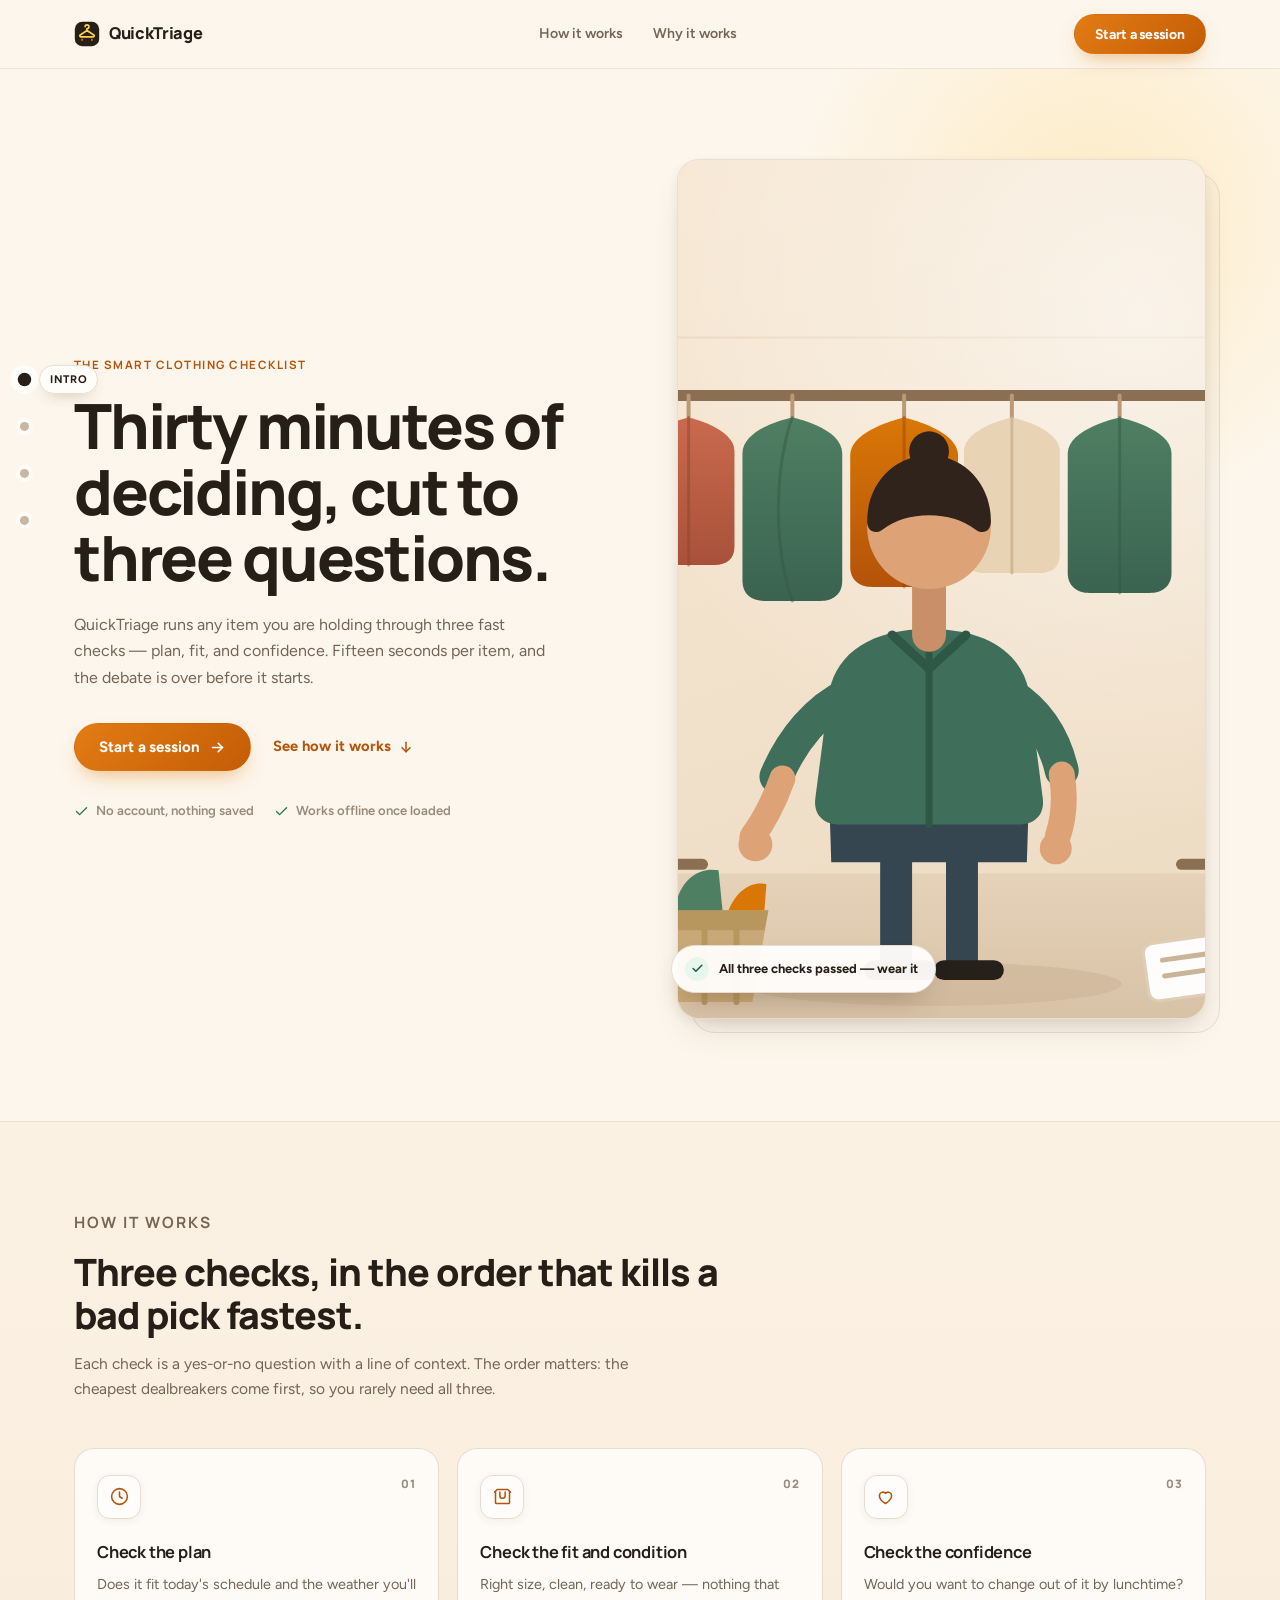
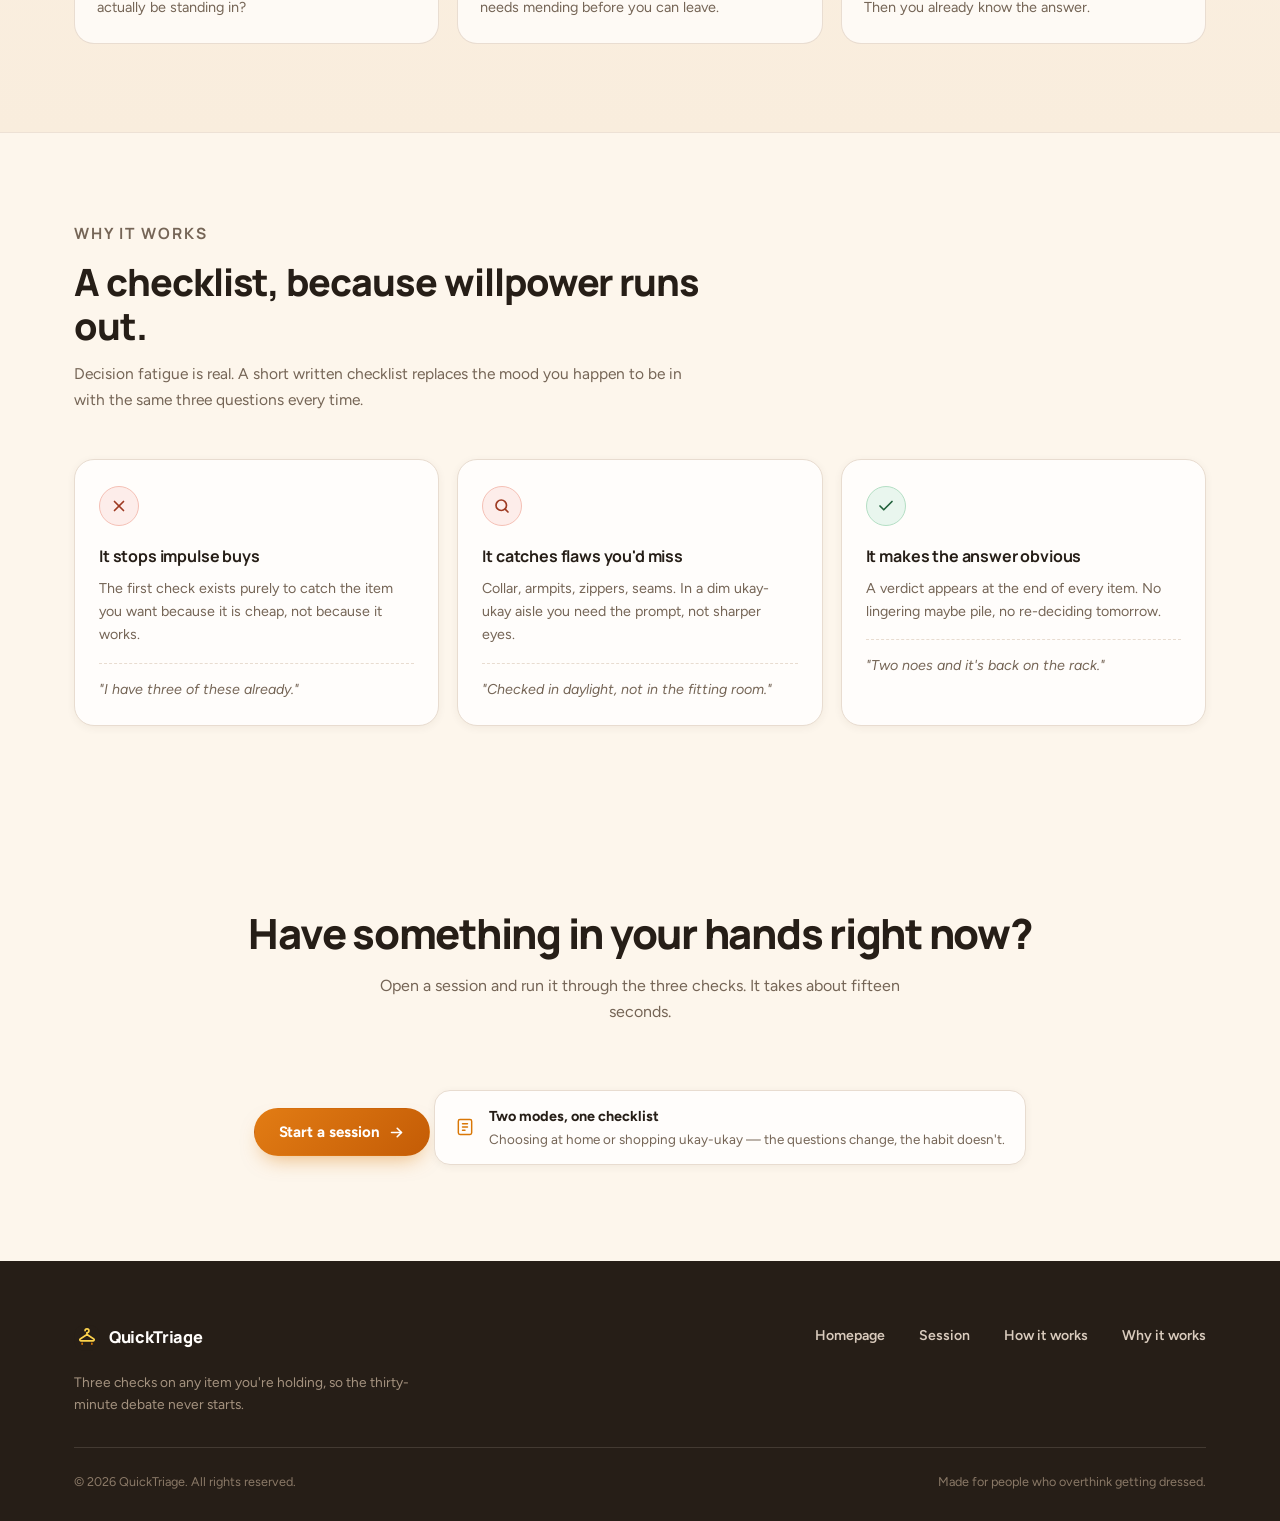
<file: index.html>
<!DOCTYPE html>
<html lang="en">
<head>
  <meta charset="UTF-8">
  <meta name="viewport" content="width=device-width, initial-scale=1">
  <title>QuickTriage — Thirty minutes of deciding, cut to three questions</title>
  <meta name="description" content="QuickTriage runs any clothing item through three quick checks — plan, fit, and confidence — so you stop debating and start deciding. Built for choosing at home and shopping ukay-ukay.">
  <meta name="theme-color" content="#fdf6ec">

  <!-- Open Graph / social preview (edit these when you deploy) -->
  <meta property="og:title" content="QuickTriage — Three checks. One clear decision.">
  <meta property="og:description" content="Stop the thirty-minute wardrobe debate. Three quick checks on any item you're holding.">
  <meta property="og:type" content="website">

  <link rel="preconnect" href="https://fonts.googleapis.com">
  <link rel="preconnect" href="https://fonts.gstatic.com" crossorigin>
  <link href="https://fonts.googleapis.com/css2?family=Figtree:wght@400;600;700&family=Manrope:wght@700;800&display=swap" rel="stylesheet">

  <link rel="stylesheet" href="assets/css/styles.css">
  <link rel="stylesheet" href="assets/css/home.css">
</head>
<body class="qt-home">

  <a class="qt-skip-link" href="#main">Skip to content</a>

  <!-- ================= HEADER ================= -->
  <header class="qt-header">
    <div class="qt-container qt-header-inner">
      <a class="qt-logo" href="index.html" aria-label="QuickTriage home">
        <!-- Logo mark: a hanger inside a rounded square -->
        <svg viewBox="0 0 32 32" role="img" aria-hidden="true" focusable="false">
          <rect x="1" y="1" width="30" height="30" rx="9" fill="#261e17"/>
          <path d="M16 9.5a2.4 2.4 0 1 0-2.4-2.4" fill="none" stroke="#fcd34d" stroke-width="2" stroke-linecap="round"/>
          <path d="M16 9.5v2.2" fill="none" stroke="#fcd34d" stroke-width="2" stroke-linecap="round"/>
          <path d="M16 11.7 7.6 17.2c-1 .7-.5 2.3.7 2.3h15.4c1.2 0 1.7-1.6.7-2.3L16 11.7Z"
                fill="none" stroke="#fcd34d" stroke-width="2" stroke-linejoin="round"/>
          <path d="M10 22.5v1.2M22 22.5v1.2" fill="none" stroke="#d97706" stroke-width="2" stroke-linecap="round"/>
        </svg>
        <span>QuickTriage</span>
      </a>

      <nav class="qt-nav" aria-label="Main">
        <a href="#how-it-works">How it works</a>
        <a href="#why-it-works">Why it works</a>
      </nav>

      <a class="qt-btn qt-btn--primary qt-btn--sm" href="session.html">Start a session</a>
    </div>
  </header>

  <main id="main">

    <!-- ================= HERO ================= -->
    <section class="qt-hero" id="intro">
      <div class="qt-container qt-hero-grid">

        <div class="qt-hero-copy">
          <p class="qt-kicker">The smart clothing checklist</p>
          <h1>Thirty minutes of deciding, cut to three questions.</h1>
          <p class="qt-hero-lede">
            QuickTriage runs any item you are holding through three fast checks — plan, fit,
            and confidence. Fifteen seconds per item, and the debate is over before it starts.
          </p>

          <div class="qt-hero-actions">
            <a class="qt-btn qt-btn--primary" href="session.html">
              Start a session
              <svg class="qt-icon" viewBox="0 0 24 24" aria-hidden="true" focusable="false"><path d="M5 12h14"/><path d="m13 6 6 6-6 6"/></svg>
            </a>
            <a class="qt-textlink" href="#how-it-works">
              See how it works
              <svg class="qt-icon" viewBox="0 0 24 24" aria-hidden="true" focusable="false"><path d="M12 5v14"/><path d="m6 13 6 6 6-6"/></svg>
            </a>
          </div>

          <ul class="qt-hero-meta">
            <li>
              <svg class="qt-icon" viewBox="0 0 24 24" aria-hidden="true" focusable="false"><path d="M20 6 9 17l-5-5"/></svg>
              No account, nothing saved
            </li>
            <li>
              <svg class="qt-icon" viewBox="0 0 24 24" aria-hidden="true" focusable="false"><path d="M20 6 9 17l-5-5"/></svg>
              Works offline once loaded
            </li>
          </ul>
        </div>

        <figure class="qt-hero-figure">
          <!--
            HERO PHOTO
            Replace this src with your own image, e.g.:
              <img src="assets/img/ukay-ukay.jpg" alt="..." width="900" height="990">
            Keep the aspect ratio close to 900:860 or the frame will crop oddly.
          -->
          <img class="qt-hero-img"
               src="assets/img/hero-placeholder.svg"
               alt="Illustration placeholder: a person browsing a rack of secondhand clothes"
               width="900" height="860" decoding="async">

          <span class="qt-hero-chip">
            <span class="qt-chip-dot">
              <svg class="qt-icon" viewBox="0 0 24 24" aria-hidden="true" focusable="false"><path d="M20 6 9 17l-5-5"/></svg>
            </span>
            All three checks passed — wear it
          </span>
        </figure>

      </div>
    </section>

    <!-- ================= HOW IT WORKS ================= -->
    <section class="qt-band qt-band--sand" id="how-it-works">
      <div class="qt-container">
        <div class="qt-section-head">
          <p class="qt-kicker">How it works</p>
          <h2>Three checks, in the order that kills a bad pick fastest.</h2>
          <p>
            Each check is a yes-or-no question with a line of context. The order matters:
            the cheapest dealbreakers come first, so you rarely need all three.
          </p>
        </div>

        <div class="qt-steps">

          <article class="qt-step">
            <span class="qt-step-num">01</span>
            <span class="qt-step-icon">
              <svg class="qt-icon" viewBox="0 0 24 24" aria-hidden="true" focusable="false">
                <circle cx="12" cy="12" r="9"/>
                <path d="M12 7v5l3 2"/>
              </svg>
            </span>
            <h3>Check the plan</h3>
            <p>Does it fit today's schedule and the weather you'll actually be standing in?</p>
          </article>

          <article class="qt-step">
            <span class="qt-step-num">02</span>
            <span class="qt-step-icon">
              <svg class="qt-icon" viewBox="0 0 24 24" aria-hidden="true" focusable="false">
                <path d="M3 7l3-3h12l3 3"/>
                <path d="M4 7v12a1 1 0 0 0 1 1h14a1 1 0 0 0 1-1V7"/>
                <path d="M9 7v4a3 3 0 0 0 6 0V7"/>
              </svg>
            </span>
            <h3>Check the fit and condition</h3>
            <p>Right size, clean, ready to wear — nothing that needs mending before you can leave.</p>
          </article>

          <article class="qt-step">
            <span class="qt-step-num">03</span>
            <span class="qt-step-icon">
              <svg class="qt-icon" viewBox="0 0 24 24" aria-hidden="true" focusable="false">
                <path d="M12 20s-7-4.35-7-9a4 4 0 0 1 7-2.6A4 4 0 0 1 19 11c0 4.65-7 9-7 9Z"/>
              </svg>
            </span>
            <h3>Check the confidence</h3>
            <p>Would you want to change out of it by lunchtime? Then you already know the answer.</p>
          </article>

        </div>
      </div>
    </section>

    <!-- ================= WHY IT WORKS ================= -->
    <section class="qt-band" id="why-it-works">
      <div class="qt-container">
        <div class="qt-section-head">
          <p class="qt-kicker">Why it works</p>
          <h2>A checklist, because willpower runs out.</h2>
          <p>
            Decision fatigue is real. A short written checklist replaces the mood you happen to be in
            with the same three questions every time.
          </p>
        </div>

        <div class="qt-checklist">

          <article class="qt-check-card">
            <span class="qt-check-icon">
              <svg class="qt-icon" viewBox="0 0 24 24" aria-hidden="true" focusable="false"><path d="M18 6 6 18"/><path d="m6 6 12 12"/></svg>
            </span>
            <h3>It stops impulse buys</h3>
            <p>The first check exists purely to catch the item you want because it is cheap, not because it works.</p>
            <p class="qt-check-quote">"I have three of these already."</p>
          </article>

          <article class="qt-check-card">
            <span class="qt-check-icon">
              <svg class="qt-icon" viewBox="0 0 24 24" aria-hidden="true" focusable="false"><circle cx="11" cy="11" r="7"/><path d="m20 20-3.5-3.5"/></svg>
            </span>
            <h3>It catches flaws you'd miss</h3>
            <p>Collar, armpits, zippers, seams. In a dim ukay-ukay aisle you need the prompt, not sharper eyes.</p>
            <p class="qt-check-quote">"Checked in daylight, not in the fitting room."</p>
          </article>

          <article class="qt-check-card">
            <span class="qt-check-icon qt-check-icon--pass">
              <svg class="qt-icon" viewBox="0 0 24 24" aria-hidden="true" focusable="false"><path d="M20 6 9 17l-5-5"/></svg>
            </span>
            <h3>It makes the answer obvious</h3>
            <p>A verdict appears at the end of every item. No lingering maybe pile, no re-deciding tomorrow.</p>
            <p class="qt-check-quote">"Two noes and it's back on the rack."</p>
          </article>

        </div>
      </div>
    </section>

    <!-- ================= CLOSING CTA ================= -->
    <section class="qt-cta" id="start-a-session">
      <div class="qt-container">
        <h2>Have something in your hands right now?</h2>
        <p>Open a session and run it through the three checks. It takes about fifteen seconds.</p>
        <a class="qt-btn qt-btn--primary" href="session.html">
          Start a session
          <svg class="qt-icon" viewBox="0 0 24 24" aria-hidden="true" focusable="false"><path d="M5 12h14"/><path d="m13 6 6 6-6 6"/></svg>
        </a>

        <div class="qt-cta-app">
          <svg class="qt-icon" viewBox="0 0 24 24" aria-hidden="true" focusable="false">
            <rect x="4" y="3" width="16" height="18" rx="2"/>
            <path d="M9 8h6M9 12h6M9 16h3"/>
          </svg>
          <span>
            <strong>Two modes, one checklist</strong>
            Choosing at home or shopping ukay-ukay — the questions change, the habit doesn't.
          </span>
        </div>
      </div>
    </section>

  </main>

  <!-- ================= FOOTER ================= -->
  <footer class="qt-footer">
    <div class="qt-container">
      <div class="qt-footer-top">
        <div>
          <a class="qt-logo" href="index.html" aria-label="QuickTriage home">
            <svg viewBox="0 0 32 32" role="img" aria-hidden="true" focusable="false">
              <rect x="1" y="1" width="30" height="30" rx="9" fill="#261e17"/>
              <path d="M16 9.5a2.4 2.4 0 1 0-2.4-2.4" fill="none" stroke="#fcd34d" stroke-width="2" stroke-linecap="round"/>
              <path d="M16 9.5v2.2" fill="none" stroke="#fcd34d" stroke-width="2" stroke-linecap="round"/>
              <path d="M16 11.7 7.6 17.2c-1 .7-.5 2.3.7 2.3h15.4c1.2 0 1.7-1.6.7-2.3L16 11.7Z"
                    fill="none" stroke="#fcd34d" stroke-width="2" stroke-linejoin="round"/>
              <path d="M10 22.5v1.2M22 22.5v1.2" fill="none" stroke="#d97706" stroke-width="2" stroke-linecap="round"/>
            </svg>
            <span>QuickTriage</span>
          </a>
          <p class="qt-footer-blurb">
            Three checks on any item you're holding, so the thirty-minute debate never starts.
          </p>
        </div>

        <nav class="qt-footer-links" aria-label="Footer">
          <a href="index.html">Homepage</a>
          <a href="session.html">Session</a>
          <a href="#how-it-works">How it works</a>
          <a href="#why-it-works">Why it works</a>
        </nav>
      </div>

      <div class="qt-footer-bottom">
        <span>&copy; <span id="qt-year">2026</span> QuickTriage. All rights reserved.</span>
        <span>Made for people who overthink getting dressed.</span>
      </div>
    </div>
  </footer>

  <!-- Section rail (desktop). Populated by home.js from the list below. -->
  <nav id="qt-rail" aria-label="Section navigation"></nav>

  <script src="assets/js/home.js"></script>
</body>
</html>
</file>
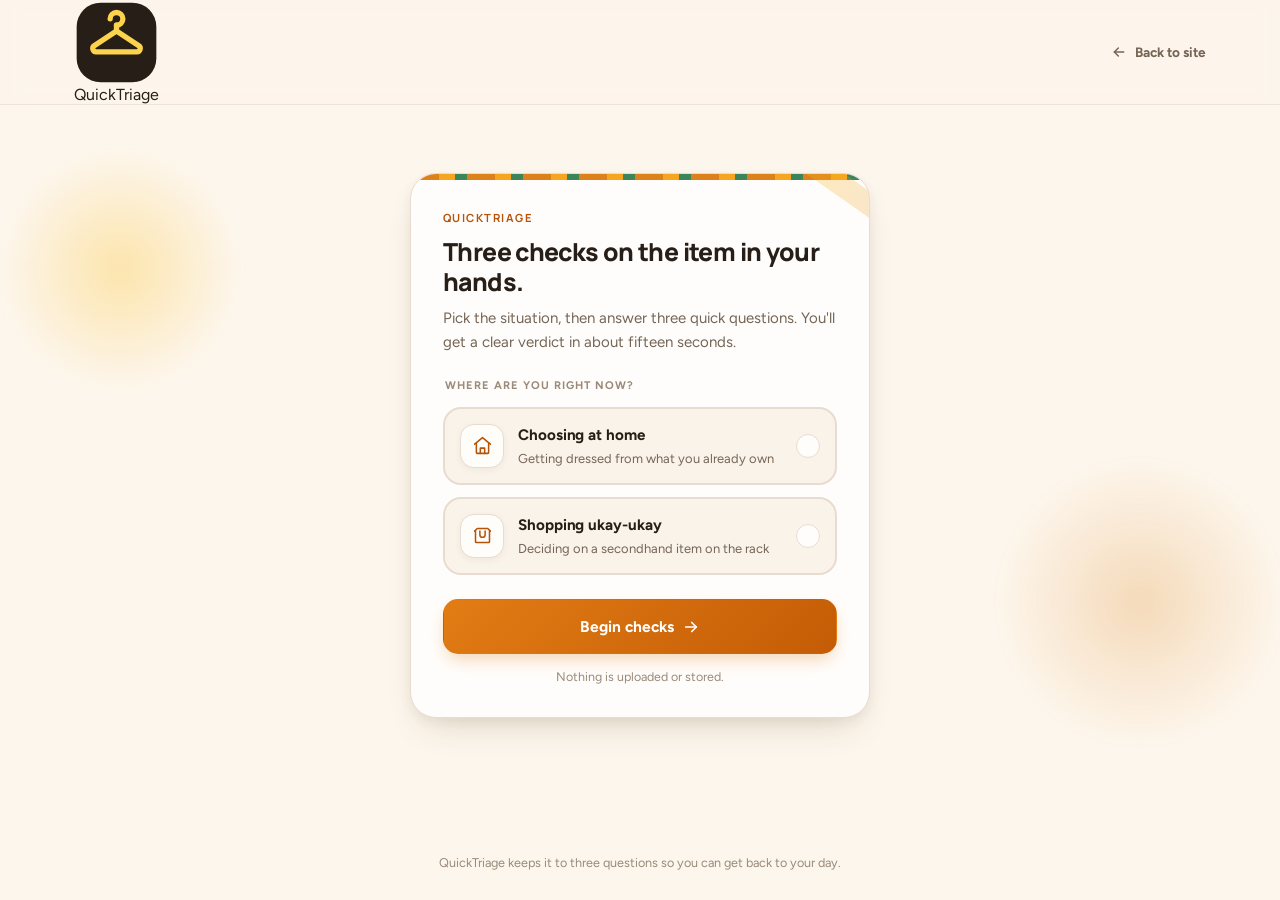
<file: session.html>
<!DOCTYPE html>
<html lang="en">
<head>
  <meta charset="UTF-8">
  <meta name="viewport" content="width=device-width, initial-scale=1">
  <title>QuickTriage — Start a session</title>
  <meta name="description" content="Run any item you're holding through three quick checks. Pick a mode, answer three questions, get a verdict.">
  <meta name="theme-color" content="#fdf6ec">
  <meta name="robots" content="noindex">

  <link rel="preconnect" href="https://fonts.googleapis.com">
  <link rel="preconnect" href="https://fonts.gstatic.com" crossorigin>
  <link href="https://fonts.googleapis.com/css2?family=Figtree:wght@400;600;700&family=Manrope:wght@700;800&display=swap" rel="stylesheet">

  <link rel="stylesheet" href="assets/css/styles.css">
  <link rel="stylesheet" href="assets/css/session.css">
</head>
<body class="qt-session">

  <a class="qt-skip-link" href="#qt-root">Skip to the checklist</a>

  <!-- Thin bar so the app page stays part of the site -->
  <div class="qt-session-bar">
    <div class="qt-container qt-session-bar-inner">
      <a class="qt-logo" href="index.html" aria-label="QuickTriage home">
        <svg viewBox="0 0 32 32" role="img" aria-hidden="true" focusable="false">
          <rect x="1" y="1" width="30" height="30" rx="9" fill="#261e17"/>
          <path d="M16 9.5a2.4 2.4 0 1 0-2.4-2.4" fill="none" stroke="#fcd34d" stroke-width="2" stroke-linecap="round"/>
          <path d="M16 9.5v2.2" fill="none" stroke="#fcd34d" stroke-width="2" stroke-linecap="round"/>
          <path d="M16 11.7 7.6 17.2c-1 .7-.5 2.3.7 2.3h15.4c1.2 0 1.7-1.6.7-2.3L16 11.7Z"
                fill="none" stroke="#fcd34d" stroke-width="2" stroke-linejoin="round"/>
        </svg>
        <span>QuickTriage</span>
      </a>

      <a class="qt-backlink" href="index.html">
        <svg class="qt-icon" viewBox="0 0 24 24" aria-hidden="true" focusable="false"><path d="M19 12H5"/><path d="m11 18-6-6 6-6"/></svg>
        Back to site
      </a>
    </div>
  </div>

  <main class="qt-session-main">
    <div class="qt-root" id="qt-root">

      <div class="qt-app">

        <!-- ---------- SCREEN 1: choose context ---------- -->
        <section class="qt-screen qt-active" id="qt-intake" aria-labelledby="qt-intake-title">
          <p class="qt-kicker">QuickTriage</p>
          <h1 class="qt-h1" id="qt-intake-title">Three checks on the item in your hands.</h1>
          <p class="qt-sub">
            Pick the situation, then answer three quick questions. You'll get a clear
            verdict in about fifteen seconds.
          </p>

          <fieldset style="border:0;margin:0;padding:0;">
            <legend class="qt-field-label">Where are you right now?</legend>

            <div class="qt-ctx-grid" role="radiogroup" aria-labelledby="qt-intake-title">

              <button type="button" class="qt-ctx" data-ctx="home" role="radio" aria-checked="false" tabindex="0">
                <span class="qt-ctx-icon">
                  <svg class="qt-icon" viewBox="0 0 24 24" aria-hidden="true" focusable="false">
                    <path d="M3 10.5 12 3l9 7.5"/>
                    <path d="M5 9.8V20a1 1 0 0 0 1 1h12a1 1 0 0 0 1-1V9.8"/>
                    <path d="M9.5 21v-6h5v6"/>
                  </svg>
                </span>
                <span class="qt-ctx-body">
                  <span class="qt-ctx-title">Choosing at home</span>
                  <span class="qt-ctx-desc">Getting dressed from what you already own</span>
                </span>
              </button>

              <button type="button" class="qt-ctx" data-ctx="shop" role="radio" aria-checked="false" tabindex="0">
                <span class="qt-ctx-icon">
                  <svg class="qt-icon" viewBox="0 0 24 24" aria-hidden="true" focusable="false">
                    <path d="M3 7l3-3h12l3 3"/>
                    <path d="M4 7v12a1 1 0 0 0 1 1h14a1 1 0 0 0 1-1V7"/>
                    <path d="M9 7v4a3 3 0 0 0 6 0V7"/>
                  </svg>
                </span>
                <span class="qt-ctx-body">
                  <span class="qt-ctx-title">Shopping ukay-ukay</span>
                  <span class="qt-ctx-desc">Deciding on a secondhand item on the rack</span>
                </span>
              </button>

            </div>
          </fieldset>

          <button type="button" class="qt-btn qt-btn-primary" id="qt-btn-begin" disabled aria-disabled="true">
            Begin checks
            <svg class="qt-icon" viewBox="0 0 24 24" aria-hidden="true" focusable="false"><path d="M5 12h14"/><path d="m13 6 6 6-6 6"/></svg>
          </button>

          <p style="margin:14px 0 0;font-size:0.78rem;line-height:1.5;color:var(--qt-faint);text-align:center;">
            Nothing is uploaded or stored.
          </p>
        </section>

        <!-- ---------- SCREEN 2: the three checks ---------- -->
        <section class="qt-screen" id="qt-triage" aria-labelledby="qt-q-title" aria-live="polite">
          <div class="qt-meta">
            <span class="qt-badge" id="qt-ctx-badge">Choosing at home</span>
            <span class="qt-badge" id="qt-item-counter">Check 1 of 3</span>
          </div>

          <div class="qt-bar" role="progressbar" aria-labelledby="qt-item-counter"
               aria-valuemin="1" aria-valuemax="3" aria-valuenow="1" id="qt-progress">
            <div class="qt-bar-fill" id="qt-bar-fill"></div>
          </div>

          <h2 class="qt-h2" id="qt-q-title">Does it suit today's plan?</h2>
          <p class="qt-sub" id="qt-q-help">Weather, schedule, how long you'll be on your feet.</p>

          <p class="qt-helper" id="qt-tip">If the answer needs a "well, maybe"—it's a no.</p>

          <button type="button" class="qt-btn qt-btn-yes" id="qt-yes">
            <svg class="qt-icon" viewBox="0 0 24 24" aria-hidden="true" focusable="false"><path d="M20 6 9 17l-5-5"/></svg>
            Yes, that's covered
          </button>
          <button type="button" class="qt-btn qt-btn-no" id="qt-no">
            <svg class="qt-icon" viewBox="0 0 24 24" aria-hidden="true" focusable="false"><path d="M18 6 6 18"/><path d="m6 6 12 12"/></svg>
            No, it isn't
          </button>
          <button type="button" class="qt-btn qt-btn-back" id="qt-back">← Back</button>
        </section>

        <!-- ---------- SCREEN 3: verdict ---------- -->
        <section class="qt-screen" id="qt-verdict" aria-labelledby="qt-verdict-title" aria-live="polite">
          <div class="qt-verdict" id="qt-verdict-box">
            <span class="qt-verdict-emoji" id="qt-verdict-emoji" aria-hidden="true"></span>
            <h2 id="qt-verdict-title">Grab and go</h2>
            <p id="qt-verdict-sub">It passed all three checks.</p>
          </div>

          <ul class="qt-report" id="qt-report"></ul>

          <aside class="qt-recommendation" id="qt-recommendation" aria-live="polite">
            <span class="qt-recommendation-label">Line recommendation</span>
            <p id="qt-recommendation-text">Wear it and enjoy the rest of your day.</p>
          </aside>

          <button type="button" class="qt-btn qt-btn-primary" id="qt-check-another">
            Check another item
            <svg class="qt-icon" viewBox="0 0 24 24" aria-hidden="true" focusable="false"><path d="M12 5v14"/><path d="m6 13 6 6 6-6" transform="rotate(180 12 12)"/></svg>
          </button>
          <button type="button" class="qt-btn qt-btn-ghost" id="qt-see-summary">See the summary</button>
        </section>

        <!-- ---------- SCREEN 4: summary ---------- -->
        <section class="qt-screen" id="qt-summary" aria-labelledby="qt-summary-title">
          <p class="qt-kicker">Session summary</p>
          <h2 class="qt-h2" id="qt-summary-title">Here's how the pile broke down.</h2>

          <div class="qt-stats">
            <div class="qt-stat qt-stat-approved">
              <span class="qt-stat-num" id="qt-stat-approved">0</span>
              <span class="qt-stat-label">Passed all three</span>
            </div>
            <div class="qt-stat">
              <span class="qt-stat-num" id="qt-stat-rejected">0</span>
              <span class="qt-stat-label">Sent back</span>
            </div>
            <div class="qt-stat qt-stat-wide">
              <span class="qt-stat-num" id="qt-stat-total">0</span>
              <span class="qt-stat-label">Items checked in this session</span>
            </div>
          </div>

          <div class="qt-breakdown" id="qt-breakdown"></div>

          <aside class="qt-session-recommendation" id="qt-session-recommendation" aria-live="polite">
            <span class="qt-recommendation-label">What to do next</span>
            <p id="qt-session-recommendation-text">Start checking items to build your session takeaway.</p>
          </aside>

          <button type="button" class="qt-btn qt-btn-primary" id="qt-start-over">Start a new session</button>
          <button type="button" class="qt-btn qt-btn-ghost" id="qt-back-home">Back to the homepage</button>
        </section>

      </div>
    </div>
  </main>

  <p class="qt-session-foot">QuickTriage keeps it to three questions so you can get back to your day.</p>

  <script src="assets/js/session.js"></script>
</body>
</html>
</file>
<file: assets/css/styles.css>
/* ==========================================================================
   QuickTriage — shared stylesheet
   Used by index.html (home page) and session.html (the triage app).
   Load order: styles.css, then home.css or session.css.
   ========================================================================== */

:root {
  /* Brand palette — pulled from the QuickTriage session app */
  --qt-primary: #d97706;
  --qt-primary-strong: #b45309;
  --qt-primary-deep: #8c3b06;
  --qt-primary-soft: #fef3c7;
  --qt-primary-border: #fcd34d;

  --qt-success: #2b7a4b;
  --qt-success-strong: #21613b;
  --qt-success-soft: #e9f6ee;

  --qt-danger: #c6472c;
  --qt-danger-strong: #9e3a22;
  --qt-danger-soft: #fdedea;

  /* Neutrals / surfaces */
  --qt-text: #261e17;
  --qt-muted: #756556;
  --qt-faint: #9a8a79;
  --qt-line: #e8dcd0;
  --qt-surface: #fffdfb;
  --qt-surface-2: #faf3ea;
  --qt-surface-hover: #f3e7d8;
  --qt-cream: #fdf6ec;

  /* Shape & motion */
  --qt-radius-lg: 26px;
  --qt-radius-md: 16px;
  --qt-radius-sm: 14px;
  --qt-ease: cubic-bezier(0.22, 0.8, 0.3, 1);
  --qt-shadow: 0 18px 36px -14px rgba(74, 48, 24, 0.18), 0 4px 12px rgba(74, 48, 24, 0.06);
  --qt-shadow-sm: 0 2px 8px rgba(74, 48, 24, 0.06);

  /* Type */
  --qt-font-body: "Figtree", ui-sans-serif, -apple-system, BlinkMacSystemFont, "Segoe UI", Roboto, "Helvetica Neue", Arial, sans-serif;
  --qt-font-head: "Manrope", "Figtree", ui-sans-serif, -apple-system, BlinkMacSystemFont, "Segoe UI", Roboto, Arial, sans-serif;

  /* Layout */
  --qt-max: 1180px;
  --qt-gutter: 24px;
}

/* ---------- Reset ---------- */
*,
*::before,
*::after { box-sizing: border-box; }

html { scroll-behavior: smooth; }

body {
  margin: 0;
  font-family: var(--qt-font-body);
  color: var(--qt-text);
  -webkit-font-smoothing: antialiased;
  -moz-osx-font-smoothing: grayscale;
  font-synthesis: none;
}

img,
svg { display: block; max-width: 100%; }

h1, h2, h3, h4, p, ul, li, figure { margin: 0; padding: 0; }

ul { list-style: none; }

a { color: inherit; text-decoration: none; }

button { font: inherit; color: inherit; }

/* Consistent, visible focus for keyboard users everywhere */
:where(a, button, [tabindex]):focus-visible {
  outline: 2px solid var(--qt-primary);
  outline-offset: 3px;
  border-radius: 6px;
}

/* ---------- Shared primitives ---------- */
.qt-container {
  width: 100%;
  max-width: var(--qt-max);
  margin: 0 auto;
  padding: 0 var(--qt-gutter);
}

.qt-skip-link {
  position: absolute;
  left: 16px;
  top: -80px;
  z-index: 100;
  padding: 12px 20px;
  background: var(--qt-text);
  color: #fff;
  border-radius: 0 0 12px 12px;
  font-weight: 700;
  transition: top 0.2s var(--qt-ease);
}
.qt-skip-link:focus { top: 0; }

.qt-visually-hidden {
  position: absolute !important;
  width: 1px; height: 1px;
  margin: -1px; padding: 0;
  overflow: hidden;
  clip: rect(0 0 0 0);
  clip-path: inset(50%);
  white-space: nowrap;
  border: 0;
}

/* Small caps label used above headings */
.qt-kicker {
  font-family: var(--qt-font-head);
  font-size: 0.72rem;
  font-weight: 700;
  letter-spacing: 0.13em;
  text-transform: uppercase;
  color: var(--qt-primary-strong);
}

.qt-icon {
  width: 22px;
  height: 22px;
  flex: 0 0 auto;
  stroke: currentColor;
  stroke-width: 1.75;
  stroke-linecap: round;
  stroke-linejoin: round;
  fill: none;
}

/* ---------- Global reduced-motion respect ---------- */
@media (prefers-reduced-motion: reduce) {
  html { scroll-behavior: auto; }

  *,
  *::before,
  *::after {
    animation-duration: 0.001ms !important;
    animation-delay: 0ms !important;
    transition-duration: 0.001ms !important;
  }
}
</file>
<file: assets/css/home.css>
/* ==========================================================================
   QuickTriage — home page styles
   ========================================================================== */

body.qt-home {
  background: var(--qt-cream);
  color: var(--qt-text);
  line-height: 1.55;
}

/* ---------- Header ---------- */
.qt-header {
  position: sticky;
  top: 0;
  z-index: 50;
  background: rgba(253, 246, 236, 0.92);
  backdrop-filter: saturate(140%) blur(10px);
  -webkit-backdrop-filter: saturate(140%) blur(10px);
  border-bottom: 1px solid rgba(232, 220, 208, 0.7);
}

.qt-header-inner {
  display: flex;
  align-items: center;
  justify-content: space-between;
  gap: 20px;
  min-height: 68px;
}

.qt-logo {
  display: inline-flex;
  align-items: center;
  gap: 9px;
  font-family: var(--qt-font-head);
  font-size: 1.02rem;
  font-weight: 800;
  letter-spacing: -0.02em;
  color: var(--qt-text);
  white-space: nowrap;
}

.qt-logo svg {
  width: 26px;
  height: 26px;
  flex: 0 0 auto;
}
.qt-logo .qt-icon { stroke-width: 2; }

.qt-nav {
  display: none;
  align-items: center;
  gap: 30px;
  font-size: 0.88rem;
  font-weight: 600;
  color: var(--qt-muted);
}
@media (min-width: 760px) { .qt-nav { display: flex; } }

.qt-nav a {
  position: relative;
  padding: 4px 0;
  transition: color 0.18s ease;
}
.qt-nav a::after {
  content: "";
  position: absolute;
  left: 0;
  right: 0;
  bottom: -1px;
  height: 1.5px;
  background: var(--qt-primary);
  transform: scaleX(0);
  transform-origin: left;
  transition: transform 0.22s var(--qt-ease);
}
.qt-nav a:hover { color: var(--qt-text); }
.qt-nav a:hover::after { transform: scaleX(1); }

/* ---------- Buttons ---------- */
.qt-btn {
  display: inline-flex;
  align-items: center;
  justify-content: center;
  gap: 9px;
  padding: 14px 24px;
  font-size: 0.94rem;
  font-weight: 700;
  letter-spacing: -0.005em;
  line-height: 1.2;
  border: 1.5px solid transparent;
  border-radius: 999px;
  cursor: pointer;
  text-align: center;
  transition: background-color 0.18s ease, border-color 0.18s ease,
              box-shadow 0.18s ease, transform 0.14s ease, color 0.18s ease;
}

.qt-btn .qt-icon { width: 17px; height: 17px; stroke-width: 2.25; }

.qt-btn--primary {
  background: linear-gradient(135deg, #e27c14 0%, #c45c06 100%);
  color: #fff;
  box-shadow: 0 10px 20px -8px rgba(217, 119, 6, 0.5);
}
@media (hover: hover) {
  .qt-btn--primary:hover {
    background: linear-gradient(135deg, #d4700c 0%, #ae5004 100%);
    transform: translateY(-1px);
    box-shadow: 0 14px 26px -10px rgba(217, 119, 6, 0.55);
  }
}
.qt-btn--primary:active { transform: scale(0.985); }

.qt-btn--ghost {
  background: transparent;
  color: var(--qt-text);
  border-color: #d6c2ad;
}
@media (hover: hover) {
  .qt-btn--ghost:hover { background: rgba(255, 253, 251, 0.7); border-color: var(--qt-muted); }
}

.qt-btn--sm { padding: 11px 20px; font-size: 0.87rem; }

.qt-header .qt-btn--primary { display: none; }
@media (min-width: 620px) { .qt-header .qt-btn--primary { display: inline-flex; } }

/* Text link with arrow */
.qt-textlink {
  display: inline-flex;
  align-items: center;
  gap: 7px;
  font-size: 0.92rem;
  font-weight: 700;
  color: var(--qt-primary-strong);
  padding: 6px 0;
  border-bottom: 1.5px solid transparent;
  transition: border-color 0.18s ease, gap 0.18s var(--qt-ease);
}
.qt-textlink .qt-icon { width: 16px; height: 16px; stroke-width: 2.25; }
.qt-textlink:hover { border-color: var(--qt-primary-strong); gap: 11px; }

/* ---------- Hero ---------- */
.qt-hero {
  position: relative;
  overflow: hidden;
  padding: clamp(48px, 7vw, 92px) 0 clamp(56px, 8vw, 104px);
}

/* soft warm glow behind the hero */
.qt-hero::before {
  content: "";
  position: absolute;
  top: -160px;
  right: -120px;
  width: 620px;
  height: 620px;
  border-radius: 50%;
  background: radial-gradient(circle, rgba(251, 191, 36, 0.2) 0%, rgba(251, 191, 36, 0) 68%);
  pointer-events: none;
}

.qt-hero-grid {
  position: relative;
  display: grid;
  gap: clamp(36px, 5vw, 64px);
  align-items: center;
}
@media (min-width: 900px) {
  .qt-hero-grid { grid-template-columns: minmax(0, 1.02fr) minmax(0, 1fr); }
}

.qt-hero-copy { max-width: 34rem; }

.qt-hero h1 {
  font-family: var(--qt-font-head);
  font-size: clamp(2.35rem, 5.2vw, 3.9rem);
  font-weight: 800;
  line-height: 1.06;
  letter-spacing: -0.035em;
  margin: 18px 0 22px;
}

.qt-hero-lede {
  font-size: clamp(1rem, 1.25vw, 1.08rem);
  line-height: 1.65;
  color: var(--qt-muted);
  max-width: 30rem;
}

.qt-hero-actions {
  display: flex;
  flex-wrap: wrap;
  align-items: center;
  gap: 16px 22px;
  margin-top: 32px;
}

/* Tiny trust row under the buttons */
.qt-hero-meta {
  display: flex;
  flex-wrap: wrap;
  align-items: center;
  gap: 8px 20px;
  margin-top: 30px;
  font-size: 0.82rem;
  font-weight: 600;
  color: var(--qt-faint);
}
.qt-hero-meta li { display: inline-flex; align-items: center; gap: 7px; }
.qt-hero-meta .qt-icon { width: 15px; height: 15px; color: var(--qt-success); stroke-width: 2.25; }

/* Hero photo frame */
.qt-hero-figure {
  position: relative;
  margin: 0;
}
.qt-hero-figure::after {
  content: "";
  position: absolute;
  inset: 14px -14px -14px 14px;
  border-radius: 24px;
  background: var(--qt-surface-2);
  border: 1px solid var(--qt-line);
  z-index: -1;
}

.qt-hero-img,
.qt-hero-figure img {
  width: 100%;
  aspect-ratio: 4 / 4.4;
  object-fit: cover;
  border-radius: 22px;
  border: 1px solid rgba(232, 220, 208, 0.9);
  box-shadow: var(--qt-shadow);
  background: var(--qt-surface-2);
}

/* Floating "verdict" chip on the photo */
.qt-hero-chip {
  position: absolute;
  left: -6px;
  bottom: 26px;
  display: inline-flex;
  align-items: center;
  gap: 10px;
  padding: 11px 17px 11px 13px;
  background: rgba(255, 253, 251, 0.96);
  border: 1px solid var(--qt-line);
  border-radius: 999px;
  box-shadow: 0 14px 30px -14px rgba(74, 48, 24, 0.45);
  font-size: 0.81rem;
  font-weight: 700;
  color: var(--qt-text);
  white-space: nowrap;
}
.qt-hero-chip span.qt-chip-dot {
  display: grid;
  place-items: center;
  width: 24px;
  height: 24px;
  border-radius: 50%;
  background: var(--qt-success-soft);
  color: var(--qt-success-strong);
}
.qt-hero-chip .qt-icon { width: 13px; height: 13px; stroke-width: 3; }
@media (max-width: 560px) { .qt-hero-chip { display: none; } }

/* ---------- Band (tinted section) ---------- */
.qt-band {
  position: relative;
  padding: clamp(52px, 7vw, 88px) 0;
}
.qt-band--sand {
  background: linear-gradient(180deg, #fbf1e3 0%, #f9eddd 100%);
  border-top: 1px solid rgba(232, 220, 208, 0.75);
  border-bottom: 1px solid rgba(232, 220, 208, 0.75);
}

.qt-section-head { max-width: 44rem; }
.qt-section-head h2 {
  font-family: var(--qt-font-head);
  font-size: clamp(1.65rem, 3vw, 2.35rem);
  font-weight: 800;
  line-height: 1.16;
  letter-spacing: -0.028em;
  margin: 14px 0 14px;
}
.qt-section-head p {
  font-size: 0.97rem;
  line-height: 1.65;
  color: var(--qt-muted);
  max-width: 38rem;
}

/* ---------- Step cards (how it works) ---------- */
.qt-steps {
  display: grid;
  gap: 18px;
  margin-top: 46px;
}
@media (min-width: 720px) { .qt-steps { grid-template-columns: repeat(3, minmax(0, 1fr)); } }

.qt-step {
  position: relative;
  display: flex;
  flex-direction: column;
  padding: 26px 22px 24px;
  background: rgba(255, 253, 251, 0.82);
  border: 1px solid rgba(232, 220, 208, 0.95);
  border-radius: 20px;
  transition: transform 0.24s var(--qt-ease), box-shadow 0.24s ease,
              background-color 0.24s ease, border-color 0.24s ease;
}
@media (hover: hover) {
  .qt-step:hover {
    transform: translateY(-4px);
    background: var(--qt-surface);
    border-color: #ddc9b4;
    box-shadow: 0 18px 34px -20px rgba(74, 48, 24, 0.4);
  }
}

.qt-step-icon {
  display: grid;
  place-items: center;
  width: 44px;
  height: 44px;
  margin-bottom: 20px;
  border-radius: 13px;
  background: var(--qt-surface);
  border: 1px solid var(--qt-line);
  color: var(--qt-primary-strong);
  box-shadow: var(--qt-shadow-sm);
}
.qt-step-icon .qt-icon { width: 21px; height: 21px; }

.qt-step-num {
  position: absolute;
  top: 26px;
  right: 22px;
  font-family: var(--qt-font-head);
  font-size: 0.72rem;
  font-weight: 800;
  letter-spacing: 0.08em;
  color: var(--qt-faint);
}

.qt-step h3 {
  font-family: var(--qt-font-head);
  font-size: 1.03rem;
  font-weight: 700;
  letter-spacing: -0.012em;
  margin-bottom: 8px;
}
.qt-step p {
  font-size: 0.9rem;
  line-height: 1.6;
  color: var(--qt-muted);
}

/* ---------- Checklist cards (why it works) ---------- */
.qt-checklist {
  display: grid;
  gap: 18px;
  margin-top: 46px;
}
@media (min-width: 720px) { .qt-checklist { grid-template-columns: repeat(3, minmax(0, 1fr)); } }

.qt-check-card {
  padding: 26px 24px 24px;
  background: var(--qt-surface);
  border: 1px solid var(--qt-line);
  border-radius: 20px;
  box-shadow: var(--qt-shadow-sm);
  transition: transform 0.24s var(--qt-ease), box-shadow 0.24s ease;
}
@media (hover: hover) {
  .qt-check-card:hover { transform: translateY(-3px); box-shadow: 0 18px 34px -22px rgba(74, 48, 24, 0.42); }
}

/* Icon sits in a soft circle that signals pass / fail */
.qt-check-icon {
  display: grid;
  place-items: center;
  width: 40px;
  height: 40px;
  margin-bottom: 18px;
  border-radius: 50%;
  border: 1px solid #f5c0b5;
  background: var(--qt-danger-soft);
  color: var(--qt-danger-strong);
}
.qt-check-icon .qt-icon { width: 18px; height: 18px; stroke-width: 2.25; }

.qt-check-icon--pass {
  border-color: #b4dfc4;
  background: var(--qt-success-soft);
  color: var(--qt-success-strong);
}

.qt-check-card h3 {
  font-family: var(--qt-font-head);
  font-size: 1rem;
  font-weight: 700;
  letter-spacing: -0.01em;
  margin-bottom: 9px;
}
.qt-check-card p {
  font-size: 0.89rem;
  line-height: 1.62;
  color: var(--qt-muted);
}

.qt-check-quote {
  margin-top: 16px;
  padding-top: 14px;
  border-top: 1px dashed var(--qt-line);
  font-size: 0.83rem;
  font-style: italic;
  color: var(--qt-faint);
}

/* ---------- Closing CTA ---------- */
.qt-cta {
  padding: clamp(56px, 8vw, 96px) 0;
  text-align: center;
}
.qt-cta h2 {
  font-family: var(--qt-font-head);
  font-size: clamp(1.7rem, 3.4vw, 2.6rem);
  font-weight: 800;
  line-height: 1.14;
  letter-spacing: -0.03em;
  margin-bottom: 16px;
}
.qt-cta p {
  font-size: 1rem;
  line-height: 1.65;
  color: var(--qt-muted);
  max-width: 34rem;
  margin: 0 auto 30px;
}

/* Small card showing the app preview in the CTA */
.qt-cta-app {
  display: inline-flex;
  align-items: center;
  gap: 14px;
  margin-top: 34px;
  padding: 14px 20px;
  background: var(--qt-surface);
  border: 1px solid var(--qt-line);
  border-radius: 16px;
  text-align: left;
  box-shadow: var(--qt-shadow-sm);
  font-size: 0.84rem;
  color: var(--qt-muted);
}
.qt-cta-app strong { display: block; color: var(--qt-text); font-size: 0.9rem; margin-bottom: 2px; }
.qt-cta-app .qt-icon { width: 20px; height: 20px; color: var(--qt-primary); }

/* ---------- Footer ---------- */
.qt-footer {
  background: #261e17;
  color: #d9cbbd;
  padding: clamp(44px, 6vw, 64px) 0 30px;
}

.qt-footer-top {
  display: flex;
  flex-wrap: wrap;
  gap: 28px 40px;
  justify-content: space-between;
  align-items: flex-start;
  padding-bottom: 32px;
  border-bottom: 1px solid rgba(217, 203, 189, 0.16);
}

.qt-footer .qt-logo { color: #fffdfb; }
.qt-footer .qt-logo svg { color: var(--qt-primary-border); }

.qt-footer-blurb {
  margin-top: 12px;
  font-size: 0.86rem;
  line-height: 1.6;
  color: #a4927f;
  max-width: 22rem;
}

.qt-footer-links {
  display: flex;
  flex-wrap: wrap;
  gap: 14px 34px;
  font-size: 0.88rem;
  font-weight: 600;
}
.qt-footer-links a { color: #d9cbbd; transition: color 0.18s ease; }
.qt-footer-links a:hover { color: #fff; }

.qt-footer-bottom {
  display: flex;
  flex-wrap: wrap;
  gap: 12px 24px;
  justify-content: space-between;
  align-items: center;
  padding-top: 24px;
  font-size: 0.79rem;
  color: #8a7967;
}

/* ---------- Section rail (desktop only) ---------- */
#qt-rail {
  position: fixed;
  left: 20px;
  top: 50%;
  transform: translateY(-50%);
  z-index: 40;
  display: none;
  flex-direction: column;
  gap: 14px;
  pointer-events: none;
}
@media (min-width: 1200px) { #qt-rail { display: flex; } }

#qt-rail a {
  display: flex;
  align-items: center;
  gap: 10px;
  padding: 2px 0;
  pointer-events: auto;
}

#qt-rail .qt-dot {
  display: block;
  flex: 0 0 auto;
  width: 9px;
  height: 9px;
  border-radius: 999px;
  background: #c9b7a3;
  box-shadow: 0 0 0 4px rgba(255, 253, 251, 0.72);
  transition: transform 0.22s var(--qt-ease), background-color 0.22s ease;
}
#qt-rail a:hover .qt-dot { transform: scale(1.25); background: #7a6a5b; }
#qt-rail a.qt-on .qt-dot {
  background: var(--qt-text);
  transform: scale(1.5);
  box-shadow: 0 0 0 5px rgba(255, 253, 251, 0.92);
}

#qt-rail .qt-lbl {
  font-size: 11px;
  font-weight: 700;
  letter-spacing: 0.06em;
  text-transform: uppercase;
  color: var(--qt-text);
  background: rgba(255, 253, 251, 0.94);
  border: 1px solid var(--qt-line);
  border-radius: 999px;
  padding: 5px 10px;
  white-space: nowrap;
  opacity: 0;
  visibility: hidden;
  transform: translateX(-6px);
  transition: opacity 0.2s ease, transform 0.2s ease, visibility 0.2s;
  box-shadow: 0 6px 16px -8px rgba(74, 48, 24, 0.35);
}
#qt-rail a:hover .qt-lbl,
#qt-rail a.qt-on .qt-lbl,
#qt-rail:hover .qt-lbl {
  opacity: 1;
  visibility: visible;
  transform: translateX(0);
}
</file>
<file: assets/css/session.css>
/* ==========================================================================
   QuickTriage — session.html (triage app) styles
   The .qt-root block is your original component CSS, scoped to the app card.
   ========================================================================== */

body.qt-session {
  background: var(--qt-cream);
  min-height: 100vh;
  display: flex;
  flex-direction: column;
}

/* Thin top bar so the app page still feels part of the site */
.qt-session-bar {
  position: relative;
  z-index: 5;
  border-bottom: 1px solid rgba(232, 220, 208, 0.7);
  background: rgba(253, 246, 236, 0.9);
  backdrop-filter: blur(10px);
  -webkit-backdrop-filter: blur(10px);
}
.qt-session-bar-inner {
  display: flex;
  align-items: center;
  justify-content: space-between;
  gap: 16px;
  min-height: 62px;
}
.qt-backlink {
  display: inline-flex;
  align-items: center;
  gap: 8px;
  font-size: 0.85rem;
  font-weight: 700;
  color: var(--qt-muted);
  padding: 8px 0;
  transition: color 0.18s ease, gap 0.18s var(--qt-ease);
}
.qt-backlink .qt-icon { width: 16px; height: 16px; stroke-width: 2.25; }
.qt-backlink:hover { color: var(--qt-text); gap: 11px; }

.qt-session-main {
  flex: 1;
  display: flex;
  align-items: flex-start;
  justify-content: center;
  padding: clamp(20px, 4vw, 44px) 0 clamp(40px, 6vw, 72px);
}

.qt-session-foot {
  padding: 22px 0 30px;
  text-align: center;
  font-size: 0.79rem;
  color: var(--qt-faint);
}

/* --------------------------------------------------------------------------
   Component: .qt-root
   -------------------------------------------------------------------------- */
.qt-root {
  --qt-primary: #d97706;
  --qt-primary-strong: #b45309;
  --qt-primary-soft: #fef3c7;
  --qt-primary-border: #fcd34d;
  --qt-success: #2b7a4b;
  --qt-success-strong: #21613b;
  --qt-success-soft: #e9f6ee;
  --qt-danger: #c6472c;
  --qt-danger-strong: #9e3a22;
  --qt-danger-soft: #fdedea;
  --qt-text: #261e17;
  --qt-muted: #756556;
  --qt-faint: #9a8a79;
  --qt-line: #e8dcd0;
  --qt-surface: #fffdfb;
  --qt-surface-2: #faf3ea;
  --qt-surface-hover: #f3e7d8;
  --qt-radius-lg: 26px;
  --qt-radius-md: 16px;
  --qt-radius-sm: 14px;
  --qt-ease: cubic-bezier(0.22, 0.8, 0.3, 1);
  --qt-shadow: 0 18px 36px -14px rgba(74, 48, 24, 0.18), 0 4px 12px rgba(74, 48, 24, 0.06);
  --qt-font-body: "Figtree", ui-sans-serif, -apple-system, BlinkMacSystemFont, "Segoe UI", Roboto, "Helvetica Neue", Arial, sans-serif;
  --qt-font-head: "Manrope", "Figtree", ui-sans-serif, -apple-system, BlinkMacSystemFont, "Segoe UI", Roboto, Arial, sans-serif;
  position: relative;
  font-family: var(--qt-font-body);
  display: flex;
  justify-content: center;
  padding: 24px 16px;
  box-sizing: border-box;
  -webkit-font-smoothing: antialiased;
  -moz-osx-font-smoothing: grayscale;
  font-synthesis: none;
  width: 100%;
}
.qt-root *, .qt-root *::before, .qt-root *::after { box-sizing: border-box; }

/* Ambient blobs behind the card */
.qt-root::before,
.qt-root::after {
  content: "";
  position: absolute;
  border-radius: 999px;
  pointer-events: none;
  z-index: 0;
  filter: blur(8px);
}
.qt-root::before {
  width: 240px; height: 240px; top: 0; left: 0;
  background: radial-gradient(circle, rgba(251, 191, 36, 0.32) 0%, rgba(251, 191, 36, 0) 70%);
  animation: qt-float-a 9s ease-in-out infinite alternate;
}
.qt-root::after {
  width: 280px; height: 280px; bottom: 0; right: 0;
  background: radial-gradient(circle, rgba(217, 119, 6, 0.22) 0%, rgba(217, 119, 6, 0) 72%);
  animation: qt-float-b 11s ease-in-out infinite alternate;
}
@keyframes qt-float-a { from { transform: translate3d(0,0,0) scale(1); } to { transform: translate3d(18px,14px,0) scale(1.06); } }
@keyframes qt-float-b { from { transform: translate3d(0,0,0) scale(1); } to { transform: translate3d(-16px,-12px,0) scale(1.05); } }

.qt-app {
  position: relative; z-index: 1; overflow: hidden;
  width: 100%; max-width: 460px;
  background: var(--qt-surface);
  border: 1px solid var(--qt-line);
  border-radius: var(--qt-radius-lg);
  box-shadow: var(--qt-shadow);
  padding: 30px 24px 26px;
  color: var(--qt-text);
  text-align: left; line-height: 1.5;
  -webkit-tap-highlight-color: transparent;
}

/* Striped awning accent along the card top */
.qt-app::before {
  content: ""; position: absolute; top: 0; left: 0; right: 0; height: 6px;
  background: repeating-linear-gradient(90deg,
    var(--qt-primary) 0px, var(--qt-primary) 28px,
    #f59e0b 28px, #f59e0b 44px,
    var(--qt-success) 44px, var(--qt-success) 56px);
  opacity: 0.92; pointer-events: none;
}
.qt-app::after {
  content: ""; position: absolute; top: 6px; right: -36px;
  width: 110px; height: 22px;
  background: linear-gradient(90deg, rgba(251,191,36,0.3), rgba(217,119,6,0.18));
  transform: rotate(35deg); pointer-events: none;
}

/* ---- Screens ---- */
.qt-screen { display: none; }
.qt-screen.qt-active { display: block; }
#qt-triage.qt-active { animation: qt-step-in 0.28s var(--qt-ease) both; }
#qt-verdict.qt-active { animation: qt-stage-in 0.3s var(--qt-ease) both; }
#qt-summary.qt-active { animation: qt-rise-in 0.34s var(--qt-ease) both; }

@keyframes qt-step-in { from { opacity: 0; transform: translateX(16px); } to { opacity: 1; transform: translateX(0); } }
@keyframes qt-stage-in { from { opacity: 0; transform: scale(1.03); } 60% { opacity: 1; } to { opacity: 1; transform: scale(1); } }
@keyframes qt-rise-in { from { opacity: 0; transform: translateY(16px); } to { opacity: 1; transform: translateY(0); } }
@keyframes qt-rise { from { opacity: 0; transform: translateY(8px); } to { opacity: 1; transform: translateY(0); } }
@keyframes qt-fade-only { from { opacity: 0; } to { opacity: 1; } }
@keyframes qt-pop { 0% { transform: scale(1); } 45% { transform: scale(1.12); } 100% { transform: scale(1); } }
@keyframes qt-verdict-pop { 0% { opacity: 0; transform: scale(0.92) rotate(-1.4deg); } 60% { opacity: 1; transform: scale(1.015) rotate(0.4deg); } 100% { opacity: 1; transform: scale(1) rotate(0deg); } }
@keyframes qt-row-in { from { opacity: 0; transform: translateX(-6px); } to { opacity: 1; transform: translateX(0); } }
@keyframes qt-bar-grow { from { transform: scaleX(0); } to { transform: scaleX(1); } }

.qt-in { animation: qt-rise 0.26s var(--qt-ease) both; }
.qt-in-soft { animation: qt-fade-only 0.26s ease-out both; }
.qt-pop { animation: qt-pop 0.28s ease-out; }
.qt-verdict-in { animation: qt-verdict-pop 0.3s var(--qt-ease) both; }
.qt-row { animation: qt-row-in 0.24s ease-out both; }

/* ---- Typography ---- */
.qt-kicker { margin: 0 0 10px; font-family: var(--qt-font-head); font-size: 0.7rem; font-weight: 700; letter-spacing: 0.13em; text-transform: uppercase; color: var(--qt-primary-strong); }
.qt-h1 { margin: 0 0 10px; font-family: var(--qt-font-head); font-size: 1.55rem; line-height: 1.2; font-weight: 800; letter-spacing: -0.025em; }
.qt-h2 { margin: 0 0 12px; font-family: var(--qt-font-head); font-size: 1.2rem; line-height: 1.32; font-weight: 700; letter-spacing: -0.015em; }
.qt-sub { margin: 0 0 24px; font-size: 0.94rem; line-height: 1.6; color: var(--qt-muted); }
.qt-field-label { margin: 0 0 12px; font-size: 0.69rem; font-weight: 700; letter-spacing: 0.09em; text-transform: uppercase; color: var(--qt-faint); }

/* ---- Context picker ---- */
.qt-ctx-grid { display: grid; gap: 12px; margin-bottom: 24px; }

.qt-ctx {
  position: relative; display: flex; align-items: flex-start; gap: 14px;
  width: 100%; min-height: 66px; text-align: left; font: inherit; color: inherit;
  background: var(--qt-surface-2); border: 2px solid var(--qt-line);
  border-radius: 18px; padding: 15px 46px 15px 15px;
  cursor: pointer; touch-action: manipulation;
  -webkit-user-select: none; user-select: none; -webkit-tap-highlight-color: transparent;
  transition: border-color 0.16s ease, background-color 0.16s ease, box-shadow 0.16s ease, transform 0.16s ease;
}
@media (hover: hover) {
  .qt-ctx:hover { background: var(--qt-surface-hover); border-color: #d8c3ad; box-shadow: 0 2px 10px -4px rgba(74,48,24,0.16); transform: translateY(-2px); }
}
.qt-ctx:active { transform: scale(0.987); }
.qt-ctx:focus-visible { outline: 2px solid var(--qt-primary); outline-offset: 2px; }
.qt-ctx.qt-selected {
  border-color: var(--qt-primary);
  background: linear-gradient(135deg, #fffdf9 0%, #fef5e4 100%);
  box-shadow: 0 8px 20px -6px rgba(217, 119, 6, 0.22);
}
.qt-ctx::after {
  content: ""; position: absolute; top: 50%; right: 15px;
  width: 24px; height: 24px; border-radius: 50%;
  border: 1.5px solid var(--qt-line); background-color: var(--qt-surface);
  background-repeat: no-repeat; background-position: center; background-size: 13px 13px;
  transform: translateY(-50%); pointer-events: none;
  transition: border-color 0.16s ease, background-color 0.16s ease;
}
.qt-ctx.qt-selected::after {
  border-color: var(--qt-primary); background-color: var(--qt-primary);
  background-image: url("data:image/svg+xml,%3Csvg xmlns='http://www.w3.org/2000/svg' viewBox='0 0 24 24' fill='none' stroke='%23ffffff' stroke-width='3.5' stroke-linecap='round' stroke-linejoin='round'%3E%3Cpath d='M20 6L9 17l-5-5'/%3E%3C/svg%3E");
  animation: qt-pop 0.26s ease-out;
}

.qt-ctx-icon {
  flex: 0 0 auto; display: grid; place-items: center;
  width: 44px; height: 44px; border-radius: 14px;
  background: #fffdf9; border: 1px solid var(--qt-line);
  box-shadow: 0 2px 6px rgba(74,48,24,0.06);
  color: var(--qt-primary-strong);
  transition: background-color 0.16s ease, border-color 0.16s ease;
}
.qt-ctx-icon .qt-icon { width: 21px; height: 21px; }
.qt-ctx.qt-selected .qt-ctx-icon { background: var(--qt-primary-soft); border-color: var(--qt-primary-border); }

.qt-ctx-title { display: block; font-size: 0.95rem; font-weight: 700; letter-spacing: -0.005em; margin-bottom: 3px; }
.qt-ctx-desc { display: block; font-size: 0.81rem; line-height: 1.4; color: var(--qt-muted); }

/* ---- Buttons ---- */
.qt-btn { transition: background-color 0.16s ease, border-color 0.16s ease, box-shadow 0.16s ease, transform 0.12s ease; }

.qt-root .qt-btn {
  display: flex; align-items: center; justify-content: center; gap: 8px;
  width: 100%; min-height: 52px; padding: 15px 20px;
  font: inherit; font-size: 0.97rem; font-weight: 700; letter-spacing: -0.005em;
  border: 1.5px solid transparent; border-radius: 15px;
  cursor: pointer; touch-action: manipulation;
  -webkit-user-select: none; user-select: none; -webkit-tap-highlight-color: transparent;
}
.qt-root .qt-btn .qt-icon { width: 18px; height: 18px; stroke-width: 2.25; }
.qt-btn:focus-visible { outline: 2px solid var(--qt-primary); outline-offset: 2px; }
.qt-btn:active { transform: scale(0.985); }

.qt-btn-primary { background: linear-gradient(135deg, #e27c14 0%, #c45c06 100%); color: #ffffff; box-shadow: 0 8px 18px -4px rgba(217,119,6,0.32); }
@media (hover: hover) { .qt-btn-primary:hover { background: linear-gradient(135deg, #d4700c 0%, #ae5004 100%); transform: translateY(-1px); } }
.qt-btn-primary:active { box-shadow: 0 4px 10px -4px rgba(217,119,6,0.34); }

.qt-btn-yes { background: linear-gradient(135deg, #2f8552 0%, var(--qt-success) 100%); color: #ffffff; margin-bottom: 10px; box-shadow: 0 6px 16px -4px rgba(43,122,75,0.3); }
@media (hover: hover) { .qt-btn-yes:hover { background: linear-gradient(135deg, #277346 0%, var(--qt-success-strong) 100%); transform: translateY(-1px); } }

.qt-btn-no { background: var(--qt-danger-soft); color: var(--qt-danger); border-color: #f5c0b5; }
@media (hover: hover) { .qt-btn-no:hover { background: #fbd7d0; border-color: #eba496; } }
.qt-btn-ghost { background: var(--qt-surface-2); color: var(--qt-text); border-color: var(--qt-line); margin-top: 10px; }
@media (hover: hover) { .qt-btn-ghost:hover { background: var(--qt-surface-hover); border-color: #d6c2ad; } }

.qt-btn-back { background: transparent; color: var(--qt-muted); border-color: transparent; min-height: 40px; padding: 8px; margin-top: 4px; font-size: 0.84rem; font-weight: 600; letter-spacing: 0; }
@media (hover: hover) { .qt-btn-back:hover { background: var(--qt-surface-2); color: var(--qt-text); } }

/* ---- Meta, progress ---- */
.qt-meta { display: flex; align-items: center; justify-content: space-between; gap: 10px; margin-bottom: 14px; }
.qt-badge { display: inline-block; font-size: 0.75rem; font-weight: 700; letter-spacing: 0.015em; padding: 5px 12px; border-radius: 999px; border: 1px solid var(--qt-line); background: var(--qt-surface-2); color: var(--qt-muted); white-space: nowrap; }
#qt-item-counter { background: var(--qt-primary-soft); border-color: var(--qt-primary-border); color: #8c3b06; }

.qt-bar { height: 9px; background: var(--qt-surface-2); border: 1px solid var(--qt-line); border-radius: 999px; overflow: hidden; margin-bottom: 22px; }
.qt-bar-fill { height: 100%; width: 33.333%; border-radius: 999px; background: linear-gradient(90deg, #fbbf24 0%, var(--qt-primary) 100%); transition: width 0.34s var(--qt-ease); }

.qt-helper { background: var(--qt-surface-2); border: 1px solid var(--qt-line); border-left: 4px solid var(--qt-primary); border-radius: 4px 14px 14px 4px; padding: 12px 14px; margin: 0 0 22px; font-size: 0.85rem; line-height: 1.5; color: var(--qt-muted); }

/* ---- Verdict ---- */
.qt-verdict { position: relative; overflow: hidden; border-radius: 20px; padding: 26px 20px 22px; text-align: center; margin-bottom: 18px; border: 1.5px solid transparent; }
.qt-verdict-grab { background: linear-gradient(160deg, #f1fbf5 0%, var(--qt-success-soft) 100%); border-color: #b4dfc4; color: #17492b; box-shadow: 0 10px 22px -8px rgba(43,122,75,0.18); }
.qt-verdict-skip { background: linear-gradient(160deg, #fff5f3 0%, var(--qt-danger-soft) 100%); border-color: #f5c0b5; color: #782312; box-shadow: 0 10px 22px -8px rgba(198,71,44,0.16); }
.qt-verdict::before { content: ""; position: absolute; top: 0; left: 0; right: 0; height: 3px; background: currentColor; opacity: 0.22; pointer-events: none; }
.qt-verdict-emoji { display: inline-grid; place-items: center; width: 46px; height: 46px; border-radius: 50%; background: var(--qt-surface); box-shadow: 0 6px 16px -8px rgba(74,48,24,0.35); font-size: 1.3rem; line-height: 1; margin-bottom: 12px; }
.qt-verdict-emoji .qt-icon { width: 22px; height: 22px; stroke-width: 2.4; }
.qt-verdict h2 { margin: 0 0 6px; font-family: var(--qt-font-head); font-size: 1.24rem; font-weight: 700; letter-spacing: -0.018em; }
.qt-verdict p { margin: 0; font-size: 0.88rem; line-height: 1.5; opacity: 0.82; }

/* ---- Report list ---- */
.qt-report { list-style: none; margin: 0 0 22px; padding: 0; border: 1px solid var(--qt-line); border-radius: var(--qt-radius-sm); overflow: hidden; background: var(--qt-surface); }
.qt-report li { padding: 15px 16px 16px; font-size: 0.9rem; background: var(--qt-surface); }
.qt-report li + li { border-top: 1px solid var(--qt-line); }
.qt-report-line { display: flex; align-items: flex-start; justify-content: space-between; gap: 14px; }
.qt-report-name { font-weight: 700; letter-spacing: -0.005em; min-width: 0; }
.qt-mark { flex: 0 0 auto; margin-top: 1px; font-size: 0.72rem; font-weight: 700; letter-spacing: 0.015em; padding: 4px 9px; border-radius: 999px; white-space: nowrap; }
.qt-mark-pass { color: #1f6340; background: var(--qt-success-soft); }
.qt-mark-fail { color: var(--qt-danger-strong); background: var(--qt-danger-soft); }
.qt-row-suggestion { margin: 9px 0 0; padding-left: 10px; border-left: 3px solid #e7a89b; font-size: 0.82rem; line-height: 1.5; color: var(--qt-muted); }
.qt-row-suggestion strong { color: var(--qt-danger-strong); }

.qt-recommendation,
.qt-session-recommendation {
  position: relative;
  overflow: hidden;
  margin: -8px 0 18px;
  padding: 15px 16px 14px;
  border: 1.5px solid var(--qt-line);
  border-radius: var(--qt-radius-md);
  background: linear-gradient(135deg, #fffdf9 0%, #f8eddf 100%);
}
.qt-recommendation-pass { border-color: #b4dfc4; background: linear-gradient(135deg, #f7fcf9 0%, #e8f6ed 100%); }
.qt-recommendation-skip { border-color: #f5c0b5; background: linear-gradient(135deg, #fffaf8 0%, #fdeee9 100%); }
.qt-recommendation::before,
.qt-session-recommendation::before {
  content: "";
  position: absolute;
  left: 0;
  top: 0;
  bottom: 0;
  width: 4px;
  background: var(--qt-primary);
}
.qt-recommendation-pass::before { background: var(--qt-success); }
.qt-recommendation-skip::before { background: var(--qt-danger); }
.qt-recommendation-label {
  display: block;
  margin-bottom: 5px;
  font-size: 0.67rem;
  font-weight: 800;
  line-height: 1.2;
  letter-spacing: 0.11em;
  text-transform: uppercase;
  color: var(--qt-primary-strong);
}
.qt-recommendation p,
.qt-session-recommendation p {
  margin: 0;
  font-size: 0.88rem;
  line-height: 1.55;
  font-weight: 700;
  color: var(--qt-text);
}

/* ---- Summary ---- */
.qt-stats { display: grid; grid-template-columns: 1fr 1fr; gap: 12px; margin-bottom: 18px; }
.qt-stat { background: var(--qt-surface-2); border: 1.5px solid var(--qt-line); border-radius: 16px; padding: 16px 12px; text-align: center; }
.qt-stat-wide { grid-column: 1 / -1; background: linear-gradient(135deg, #fffdf9 0%, #fef5e4 100%); border-color: var(--qt-primary-border); }
.qt-stat-num { display: block; font-family: var(--qt-font-head); font-size: 1.72rem; font-weight: 800; line-height: 1.05; letter-spacing: -0.025em; color: var(--qt-primary); font-variant-numeric: tabular-nums; }
.qt-stat-approved .qt-stat-num { color: var(--qt-success); }
.qt-stat-label { display: block; margin-top: 6px; font-size: 0.76rem; line-height: 1.35; font-weight: 600; color: var(--qt-muted); }

.qt-breakdown { padding: 16px; border: 1px solid var(--qt-line); border-radius: var(--qt-radius-md); margin-bottom: 20px; background: var(--qt-surface); }
.qt-bd-title { margin: 0 0 10px; font-size: 0.69rem; font-weight: 700; letter-spacing: 0.09em; text-transform: uppercase; color: var(--qt-faint); }
.qt-bd-row { position: relative; display: flex; align-items: center; justify-content: space-between; gap: 10px; font-size: 0.86rem; padding: 9px 0 12px; }
.qt-bd-row::after { content: ""; position: absolute; left: 0; right: 0; bottom: 5px; height: 3px; width: var(--qt-w, 0%); border-radius: 999px; background: linear-gradient(90deg, #e0704f 0%, var(--qt-danger) 100%); transform-origin: left center; pointer-events: none; animation: qt-bar-grow 0.52s var(--qt-ease) var(--qt-d, 0ms) both; }
.qt-bd-row + .qt-bd-row { border-top: 1px solid var(--qt-line); }
.qt-bd-name { font-weight: 600; }
.qt-bd-count { font-weight: 800; font-size: 0.8rem; color: var(--qt-danger-strong); background: var(--qt-danger-soft); border-radius: 999px; padding: 2px 10px; font-variant-numeric: tabular-nums; }
.qt-bd-note { margin: 0; font-size: 0.85rem; line-height: 1.5; color: var(--qt-muted); }

.qt-item-row { display: flex; align-items: baseline; justify-content: space-between; gap: 12px; padding: 9px 0; border-top: 1px solid var(--qt-line); font-size: 0.85rem; }
.qt-item-row:first-of-type { border-top: 0; padding-top: 0; }
.qt-item-n { font-weight: 700; color: var(--qt-text); }
.qt-item-v { text-align: right; font-weight: 600; font-size: 0.82rem; }
.qt-v-pass { color: var(--qt-success-strong); }
.qt-v-fail { color: var(--qt-danger-strong); }

/* ---- Responsive ---- */
@media (max-width: 480px) {
  .qt-root { padding: 16px 10px; }
  .qt-app { padding: 26px 18px 22px; border-radius: 22px; }
  .qt-h1 { font-size: 1.42rem; }
  .qt-h2 { font-size: 1.12rem; }
  .qt-stat-num { font-size: 1.55rem; }
  .qt-ctx { padding: 14px 44px 14px 14px; gap: 12px; }
  .qt-ctx-icon { width: 40px; height: 40px; }
  .qt-report li { padding: 14px 14px 15px; }
}
@media (min-width: 768px) { .qt-app { padding: 36px 32px 30px; } }
</file>
